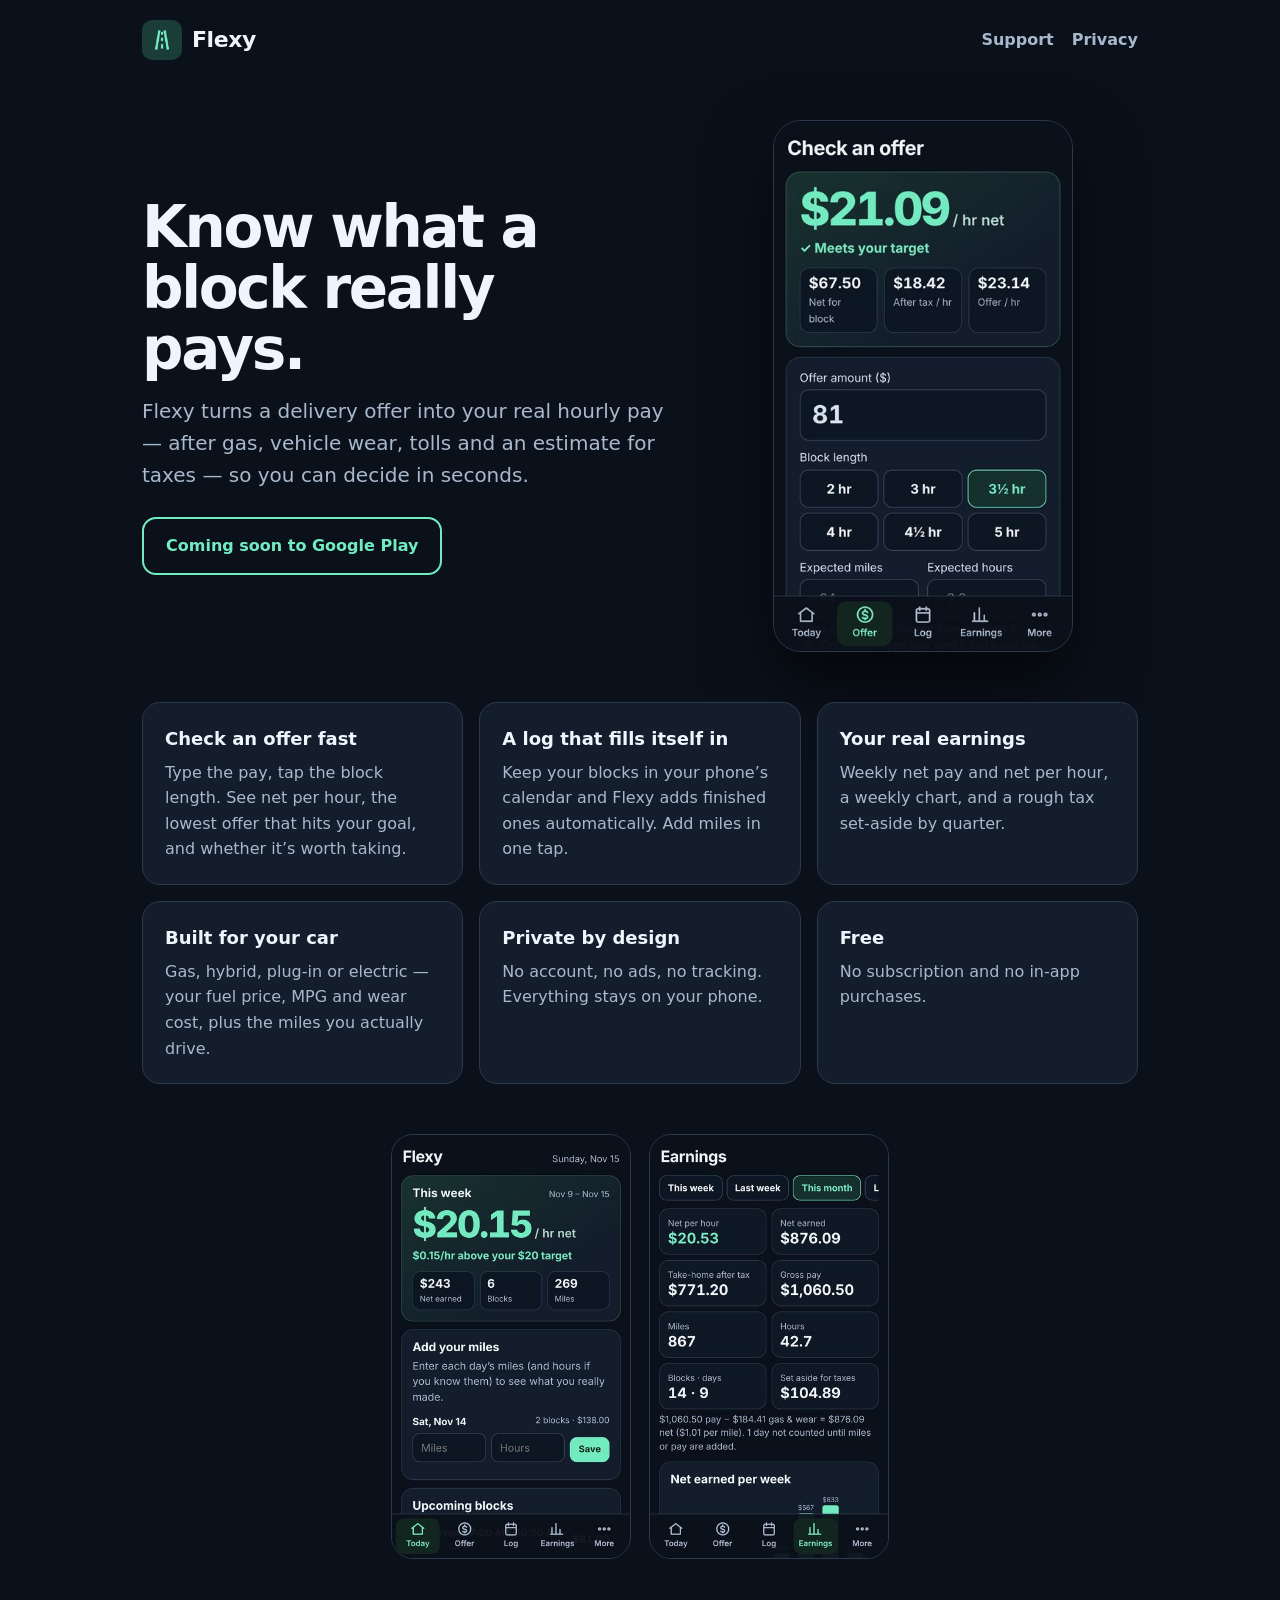
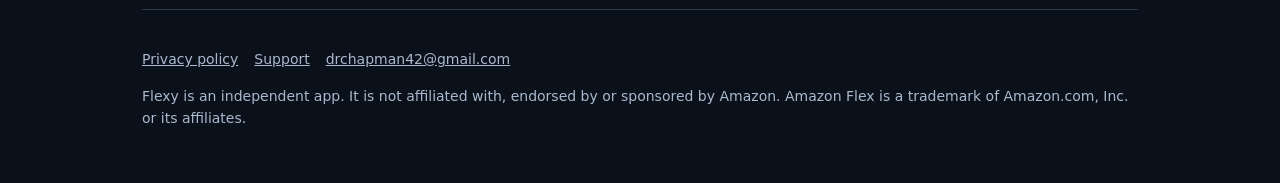
<file: index.html>
<!DOCTYPE html>
<html lang="en">
<head>
<meta charset="utf-8">
<meta name="viewport" content="width=device-width,initial-scale=1">
<title>Flexy Block Calculator — know what a block really pays</title>
<meta name="description" content="Flexy shows delivery drivers what a block really pays per hour after gas, vehicle wear and taxes — before you accept it.">
<meta property="og:title" content="Flexy Block Calculator">
<meta property="og:description" content="Know what a block really pays — after gas, wear and taxes.">
<meta property="og:image" content="https://theflexyapp.com/og.jpg">
<link rel="icon" href="/icon.png">
<link rel="stylesheet" href="/style.css">
</head>
<body>
<div class="wrap">
<header class="site">
<a class="brand" href="/"><img src="/icon.png" alt="">Flexy</a>
<nav class="links"><a href="/support/">Support</a><a href="/privacy/">Privacy</a></nav>
</header>

<section class="hero">
<div>
<h1>Know what a block really pays.</h1>
<p class="lead">Flexy turns a delivery offer into your real hourly pay — after gas, vehicle wear, tolls and an estimate for taxes — so you can decide in seconds.</p>
<a class="badge soon" href="/support/">Coming soon to Google Play</a>
</div>
<img class="phone" src="/offer.jpg" alt="Flexy showing an offer worth $21.09 per hour net, meeting the driver's target">
</section>

<section class="features">
<div class="card"><h3>Check an offer fast</h3><p>Type the pay, tap the block length. See net per hour, the lowest offer that hits your goal, and whether it’s worth taking.</p></div>
<div class="card"><h3>A log that fills itself in</h3><p>Keep your blocks in your phone’s calendar and Flexy adds finished ones automatically. Add miles in one tap.</p></div>
<div class="card"><h3>Your real earnings</h3><p>Weekly net pay and net per hour, a weekly chart, and a rough tax set-aside by quarter.</p></div>
<div class="card"><h3>Built for your car</h3><p>Gas, hybrid, plug-in or electric — your fuel price, MPG and wear cost, plus the miles you actually drive.</p></div>
<div class="card"><h3>Private by design</h3><p>No account, no ads, no tracking. Everything stays on your phone.</p></div>
<div class="card"><h3>Free</h3><p>No subscription and no in-app purchases.</p></div>
</section>

<section class="shots">
<img src="/today.jpg" alt="Today screen with this week's net per hour and upcoming blocks">
<img src="/earnings.jpg" alt="Earnings screen with monthly totals">
</section>

<footer>
<p><a href="/privacy/">Privacy policy</a><a href="/support/">Support</a><a href="mailto:drchapman42@gmail.com">drchapman42@gmail.com</a></p>
<p>Flexy is an independent app. It is not affiliated with, endorsed by or sponsored by Amazon. Amazon Flex is a trademark of Amazon.com, Inc. or its affiliates.</p>
</footer>
</div>
</body>
</html>
</file>
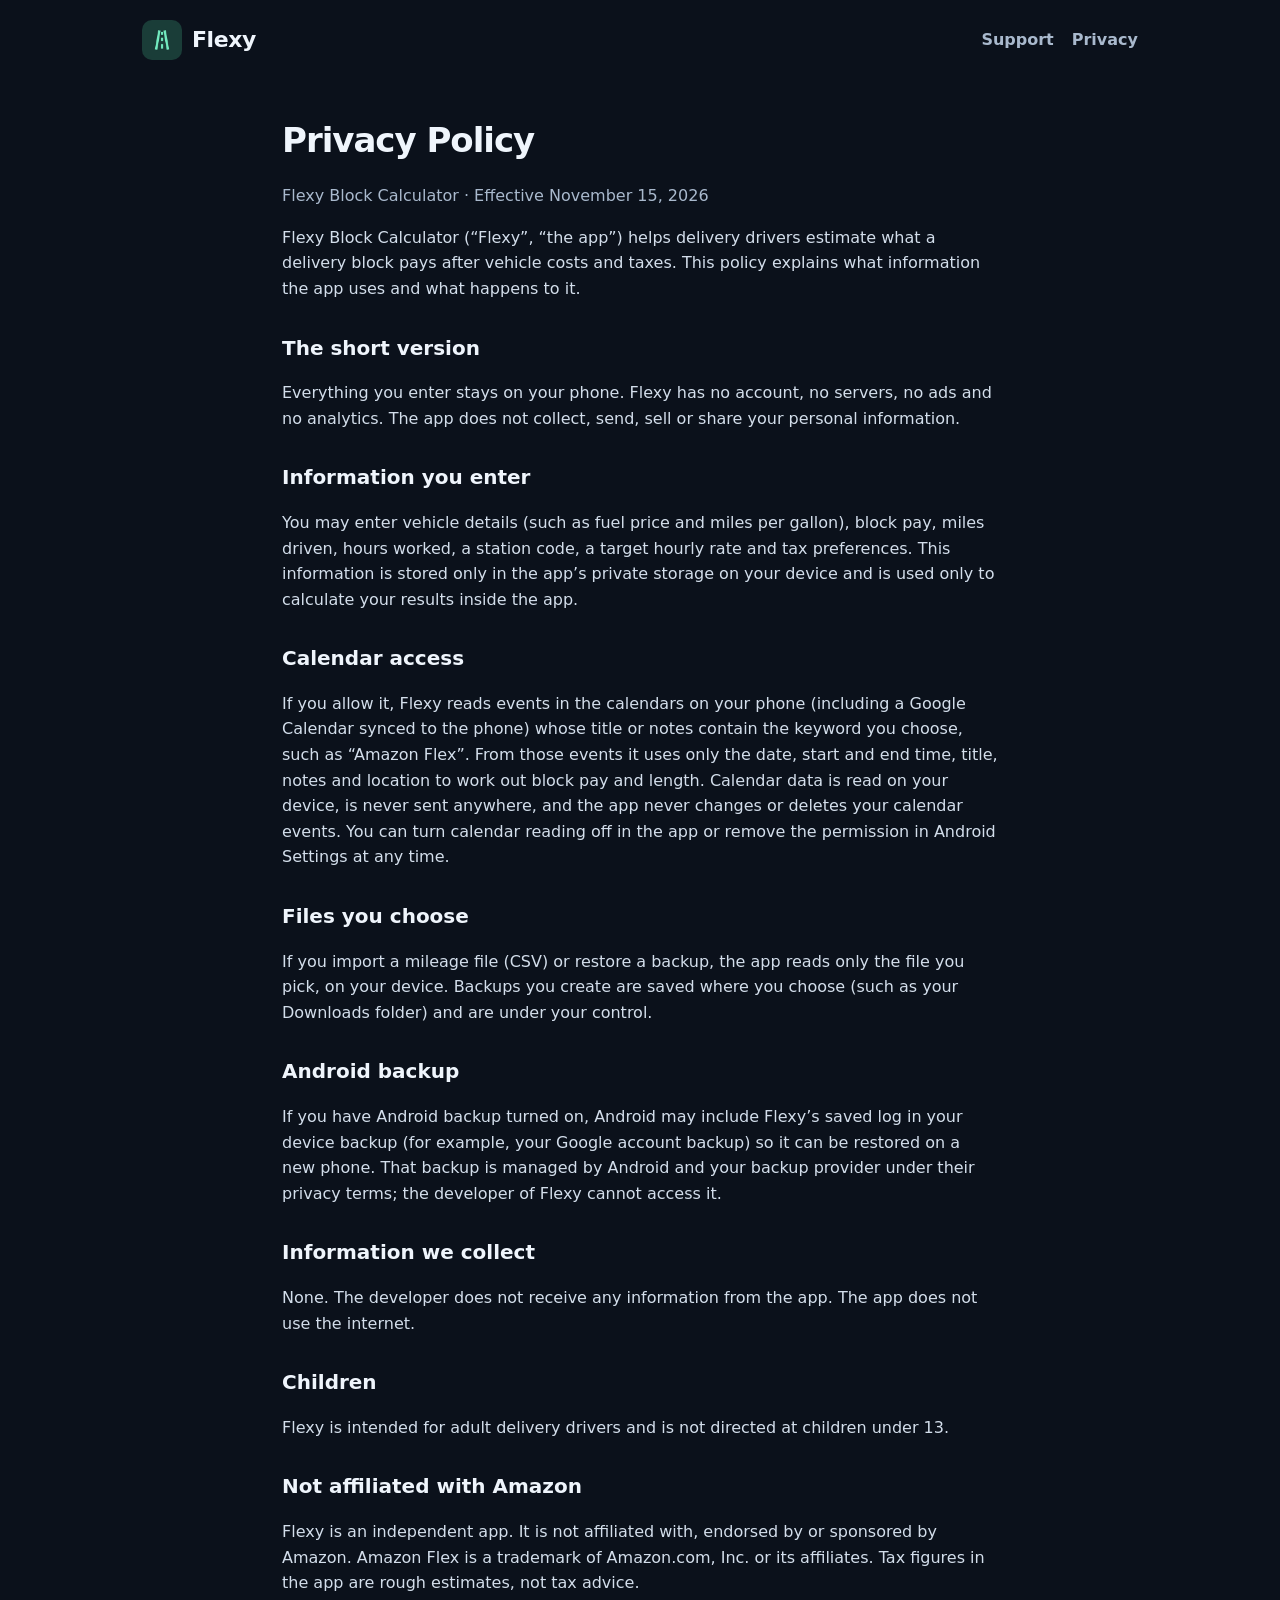
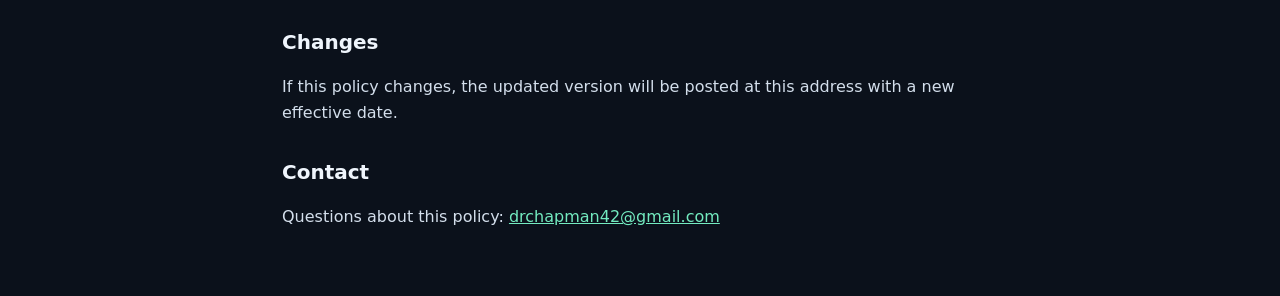
<file: privacy/index.html>
<!DOCTYPE html>
<html lang="en">
<head>
<meta charset="utf-8">
<meta name="viewport" content="width=device-width,initial-scale=1">
<title>Privacy Policy — Flexy Block Calculator</title>
<link rel="icon" href="/icon.png">
<link rel="stylesheet" href="/style.css">
</head>
<body>
<div class="wrap"><header class="site"><a class="brand" href="/"><img src="/icon.png" alt="">Flexy</a><nav class="links"><a href="/support/">Support</a><a href="/privacy/">Privacy</a></nav></header></div>
<main class="doc">
<h1>Privacy Policy</h1>
<p class="muted">Flexy Block Calculator · Effective November 15, 2026</p>

<p>Flexy Block Calculator (“Flexy”, “the app”) helps delivery drivers estimate what a delivery block pays after vehicle costs and taxes. This policy explains what information the app uses and what happens to it.</p>

<h2>The short version</h2>
<p>Everything you enter stays on your phone. Flexy has no account, no servers, no ads and no analytics. The app does not collect, send, sell or share your personal information.</p>

<h2>Information you enter</h2>
<p>You may enter vehicle details (such as fuel price and miles per gallon), block pay, miles driven, hours worked, a station code, a target hourly rate and tax preferences. This information is stored only in the app’s private storage on your device and is used only to calculate your results inside the app.</p>

<h2>Calendar access</h2>
<p>If you allow it, Flexy reads events in the calendars on your phone (including a Google Calendar synced to the phone) whose title or notes contain the keyword you choose, such as “Amazon Flex”. From those events it uses only the date, start and end time, title, notes and location to work out block pay and length. Calendar data is read on your device, is never sent anywhere, and the app never changes or deletes your calendar events. You can turn calendar reading off in the app or remove the permission in Android Settings at any time.</p>

<h2>Files you choose</h2>
<p>If you import a mileage file (CSV) or restore a backup, the app reads only the file you pick, on your device. Backups you create are saved where you choose (such as your Downloads folder) and are under your control.</p>

<h2>Android backup</h2>
<p>If you have Android backup turned on, Android may include Flexy’s saved log in your device backup (for example, your Google account backup) so it can be restored on a new phone. That backup is managed by Android and your backup provider under their privacy terms; the developer of Flexy cannot access it.</p>

<h2>Information we collect</h2>
<p>None. The developer does not receive any information from the app. The app does not use the internet.</p>

<h2>Children</h2>
<p>Flexy is intended for adult delivery drivers and is not directed at children under 13.</p>

<h2>Not affiliated with Amazon</h2>
<p>Flexy is an independent app. It is not affiliated with, endorsed by or sponsored by Amazon. Amazon Flex is a trademark of Amazon.com, Inc. or its affiliates. Tax figures in the app are rough estimates, not tax advice.</p>

<h2>Changes</h2>
<p>If this policy changes, the updated version will be posted at this address with a new effective date.</p>

<h2>Contact</h2>
<p>Questions about this policy: <a href="mailto:drchapman42@gmail.com">drchapman42@gmail.com</a></p>
</main>
</body>
</html>
</file>
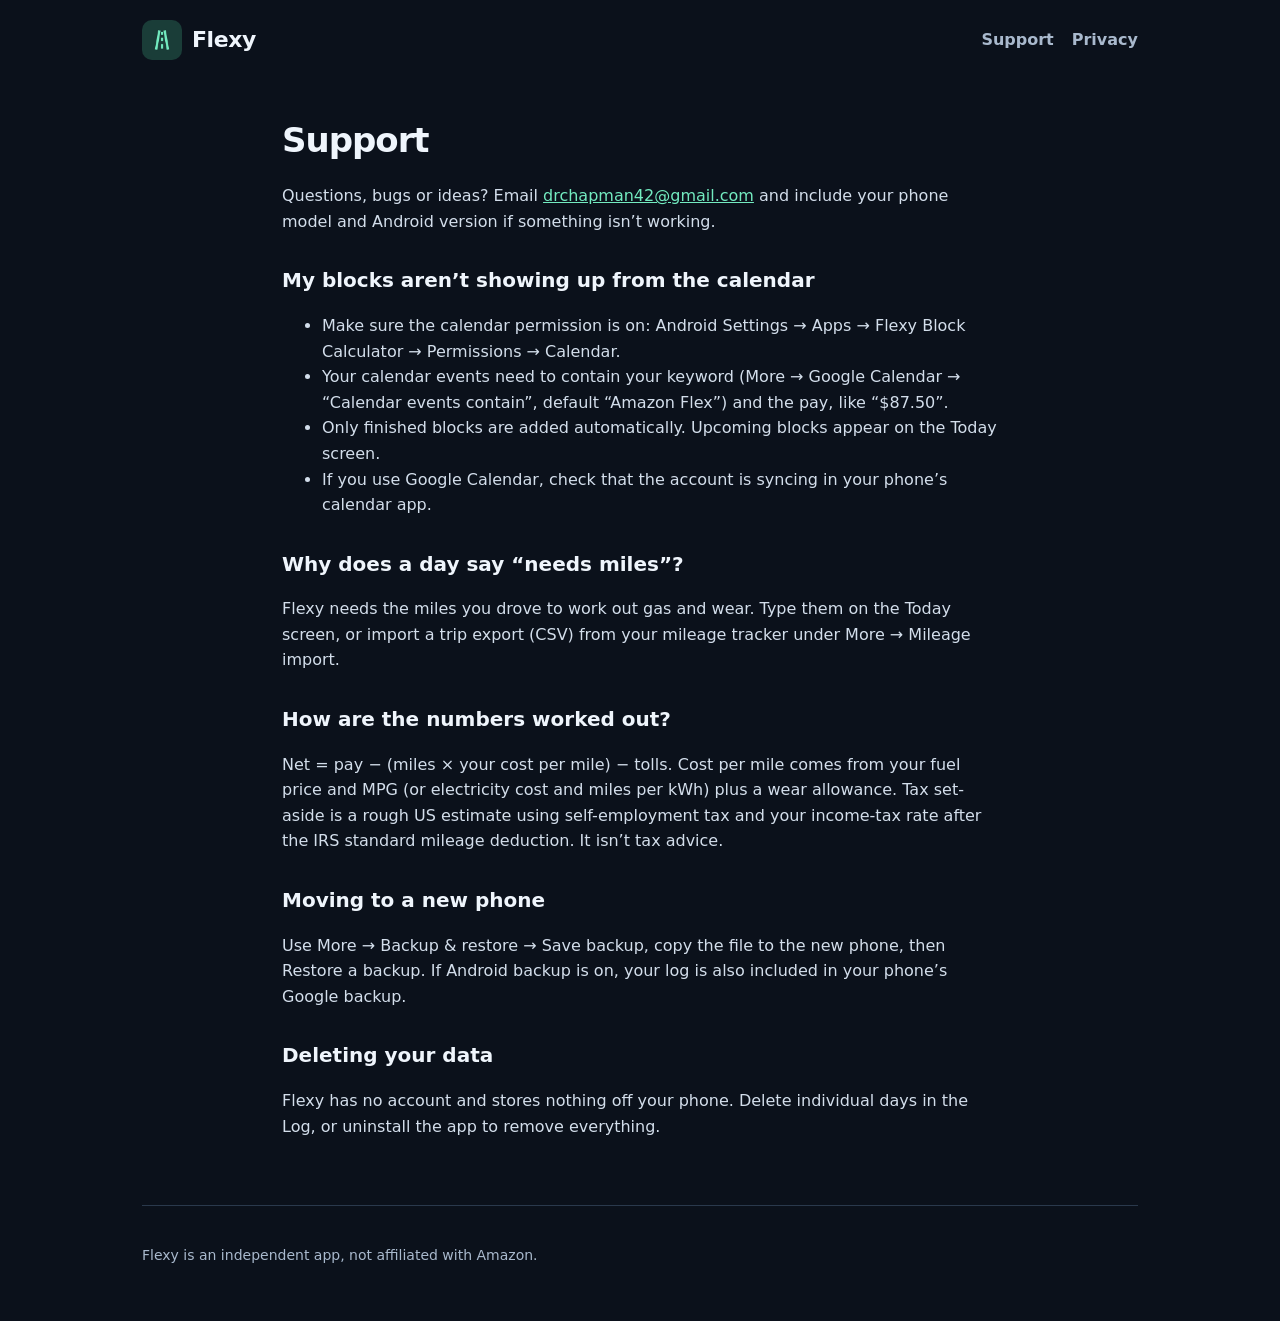
<file: support/index.html>
<!DOCTYPE html>
<html lang="en">
<head>
<meta charset="utf-8">
<meta name="viewport" content="width=device-width,initial-scale=1">
<title>Support — Flexy Block Calculator</title>
<link rel="icon" href="/icon.png">
<link rel="stylesheet" href="/style.css">
</head>
<body>
<div class="wrap"><header class="site"><a class="brand" href="/"><img src="/icon.png" alt="">Flexy</a><nav class="links"><a href="/support/">Support</a><a href="/privacy/">Privacy</a></nav></header></div>
<main class="doc">
<h1>Support</h1>
<p>Questions, bugs or ideas? Email <a href="mailto:drchapman42@gmail.com">drchapman42@gmail.com</a> and include your phone model and Android version if something isn’t working.</p>

<h2>My blocks aren’t showing up from the calendar</h2>
<ul>
<li>Make sure the calendar permission is on: Android Settings → Apps → Flexy Block Calculator → Permissions → Calendar.</li>
<li>Your calendar events need to contain your keyword (More → Google Calendar → “Calendar events contain”, default “Amazon Flex”) and the pay, like “$87.50”.</li>
<li>Only finished blocks are added automatically. Upcoming blocks appear on the Today screen.</li>
<li>If you use Google Calendar, check that the account is syncing in your phone’s calendar app.</li>
</ul>

<h2>Why does a day say “needs miles”?</h2>
<p>Flexy needs the miles you drove to work out gas and wear. Type them on the Today screen, or import a trip export (CSV) from your mileage tracker under More → Mileage import.</p>

<h2>How are the numbers worked out?</h2>
<p>Net = pay − (miles × your cost per mile) − tolls. Cost per mile comes from your fuel price and MPG (or electricity cost and miles per kWh) plus a wear allowance. Tax set-aside is a rough US estimate using self-employment tax and your income-tax rate after the IRS standard mileage deduction. It isn’t tax advice.</p>

<h2>Moving to a new phone</h2>
<p>Use More → Backup &amp; restore → Save backup, copy the file to the new phone, then Restore a backup. If Android backup is on, your log is also included in your phone’s Google backup.</p>

<h2>Deleting your data</h2>
<p>Flexy has no account and stores nothing off your phone. Delete individual days in the Log, or uninstall the app to remove everything.</p>
</main>
<div class="wrap"><footer><p>Flexy is an independent app, not affiliated with Amazon.</p></footer></div>
</body>
</html>
</file>
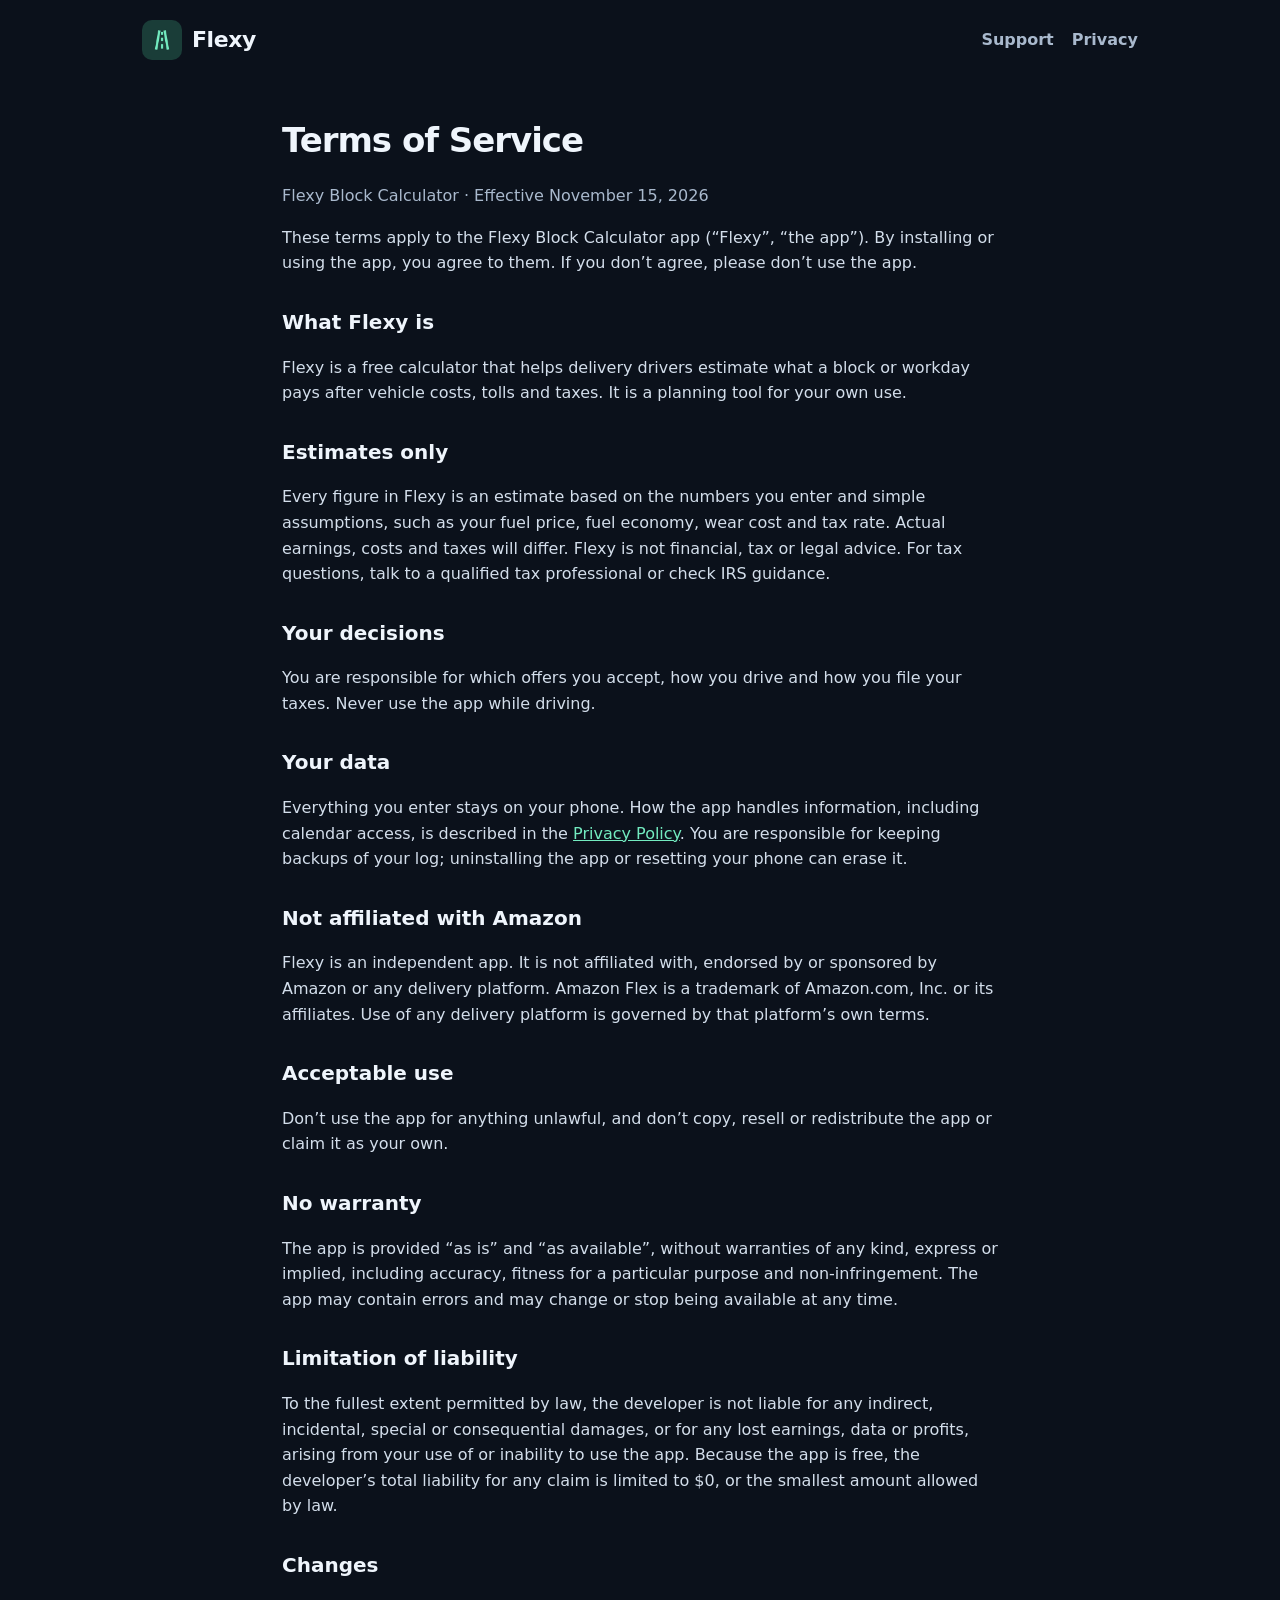
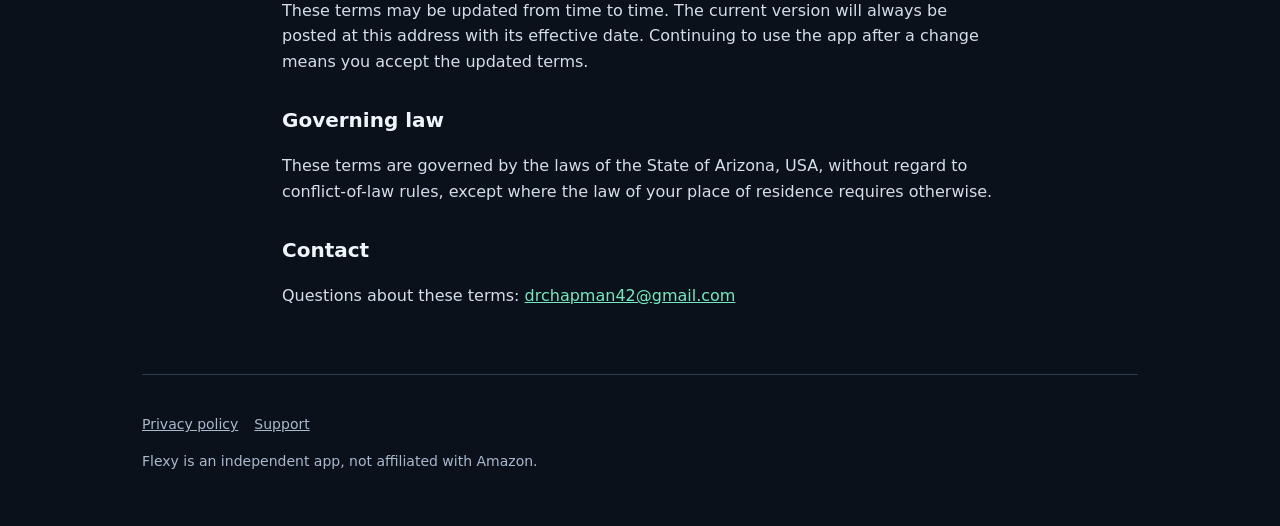
<file: terms/index.html>
<!DOCTYPE html>
<html lang="en">
<head>
<meta charset="utf-8">
<meta name="viewport" content="width=device-width,initial-scale=1">
<title>Terms of Service — Flexy Block Calculator</title>
<link rel="icon" href="/icon.png">
<link rel="stylesheet" href="/style.css">
</head>
<body>
<div class="wrap"><header class="site"><a class="brand" href="/"><img src="/icon.png" alt="">Flexy</a><nav class="links"><a href="/support/">Support</a><a href="/privacy/">Privacy</a></nav></header></div>
<main class="doc">
<h1>Terms of Service</h1>
<p class="muted">Flexy Block Calculator · Effective November 15, 2026</p>

<p>These terms apply to the Flexy Block Calculator app (“Flexy”, “the app”). By installing or using the app, you agree to them. If you don’t agree, please don’t use the app.</p>

<h2>What Flexy is</h2>
<p>Flexy is a free calculator that helps delivery drivers estimate what a block or workday pays after vehicle costs, tolls and taxes. It is a planning tool for your own use.</p>

<h2>Estimates only</h2>
<p>Every figure in Flexy is an estimate based on the numbers you enter and simple assumptions, such as your fuel price, fuel economy, wear cost and tax rate. Actual earnings, costs and taxes will differ. Flexy is not financial, tax or legal advice. For tax questions, talk to a qualified tax professional or check IRS guidance.</p>

<h2>Your decisions</h2>
<p>You are responsible for which offers you accept, how you drive and how you file your taxes. Never use the app while driving.</p>

<h2>Your data</h2>
<p>Everything you enter stays on your phone. How the app handles information, including calendar access, is described in the <a href="/privacy/">Privacy Policy</a>. You are responsible for keeping backups of your log; uninstalling the app or resetting your phone can erase it.</p>

<h2>Not affiliated with Amazon</h2>
<p>Flexy is an independent app. It is not affiliated with, endorsed by or sponsored by Amazon or any delivery platform. Amazon Flex is a trademark of Amazon.com, Inc. or its affiliates. Use of any delivery platform is governed by that platform’s own terms.</p>

<h2>Acceptable use</h2>
<p>Don’t use the app for anything unlawful, and don’t copy, resell or redistribute the app or claim it as your own.</p>

<h2>No warranty</h2>
<p>The app is provided “as is” and “as available”, without warranties of any kind, express or implied, including accuracy, fitness for a particular purpose and non-infringement. The app may contain errors and may change or stop being available at any time.</p>

<h2>Limitation of liability</h2>
<p>To the fullest extent permitted by law, the developer is not liable for any indirect, incidental, special or consequential damages, or for any lost earnings, data or profits, arising from your use of or inability to use the app. Because the app is free, the developer’s total liability for any claim is limited to $0, or the smallest amount allowed by law.</p>

<h2>Changes</h2>
<p>These terms may be updated from time to time. The current version will always be posted at this address with its effective date. Continuing to use the app after a change means you accept the updated terms.</p>

<h2>Governing law</h2>
<p>These terms are governed by the laws of the State of Arizona, USA, without regard to conflict-of-law rules, except where the law of your place of residence requires otherwise.</p>

<h2>Contact</h2>
<p>Questions about these terms: <a href="mailto:drchapman42@gmail.com">drchapman42@gmail.com</a></p>
</main>
<div class="wrap"><footer><p><a href="/privacy/">Privacy policy</a><a href="/support/">Support</a></p><p>Flexy is an independent app, not affiliated with Amazon.</p></footer></div>
</body>
</html>
</file>
<file: style.css>
:root{--bg:#0b111b;--panel:#131d2b;--line:#2a394c;--text:#eff5fc;--muted:#a9b9cd;--mint:#73ebc0}
*{box-sizing:border-box}
body{margin:0;background:var(--bg);color:var(--text);font-family:system-ui,-apple-system,"Segoe UI",Roboto,sans-serif;line-height:1.6}
a{color:var(--mint)}
.wrap{max-width:1040px;margin:auto;padding:0 22px}
header.site{display:flex;align-items:center;justify-content:space-between;padding:20px 0}
.brand{display:flex;align-items:center;gap:10px;color:var(--text);text-decoration:none;font-weight:800;font-size:22px;letter-spacing:-.02em}
.brand img{width:40px;height:40px;border-radius:10px}
nav.links a{color:var(--muted);text-decoration:none;margin-left:18px;font-weight:600}
nav.links a:hover{color:var(--text)}
.hero{display:grid;grid-template-columns:1.1fr .9fr;gap:40px;align-items:center;padding:40px 0 30px}
.hero h1{font-size:clamp(36px,5.5vw,58px);line-height:1.05;letter-spacing:-.04em;margin:0 0 16px}
.hero p.lead{font-size:20px;color:var(--muted);margin:0 0 26px}
.badge{display:inline-block;background:var(--mint);color:#09241d;font-weight:750;padding:14px 22px;border-radius:14px;text-decoration:none}
.badge.soon{background:transparent;color:var(--mint);border:2px solid var(--mint)}
.hero .phone{justify-self:center;width:min(300px,80%);border-radius:28px;border:1px solid var(--line);box-shadow:0 30px 70px #000a}
.features{display:grid;grid-template-columns:repeat(3,1fr);gap:16px;padding:20px 0 40px}
.card{background:var(--panel);border:1px solid var(--line);border-radius:18px;padding:22px}
.card h3{margin:0 0 6px;font-size:18px}.card p{margin:0;color:var(--muted)}
.shots{display:flex;gap:18px;justify-content:center;flex-wrap:wrap;padding:10px 0 50px}
.shots img{width:min(240px,44vw);border-radius:22px;border:1px solid var(--line)}
footer{border-top:1px solid var(--line);padding:24px 0 40px;color:var(--muted);font-size:14px}
footer a{color:var(--muted);margin-right:16px}
.doc{max-width:760px;margin:auto;padding:10px 22px 50px}
.doc h1{font-size:34px;letter-spacing:-.03em;margin-bottom:0}.doc h2{font-size:20px;margin-top:30px}.doc p,.doc li{color:#d3deeb}
.doc .muted{color:var(--muted)}
@media(max-width:760px){.hero{grid-template-columns:1fr;text-align:center;padding-top:10px}.features{grid-template-columns:1fr}nav.links a{margin-left:12px}}
</file>
